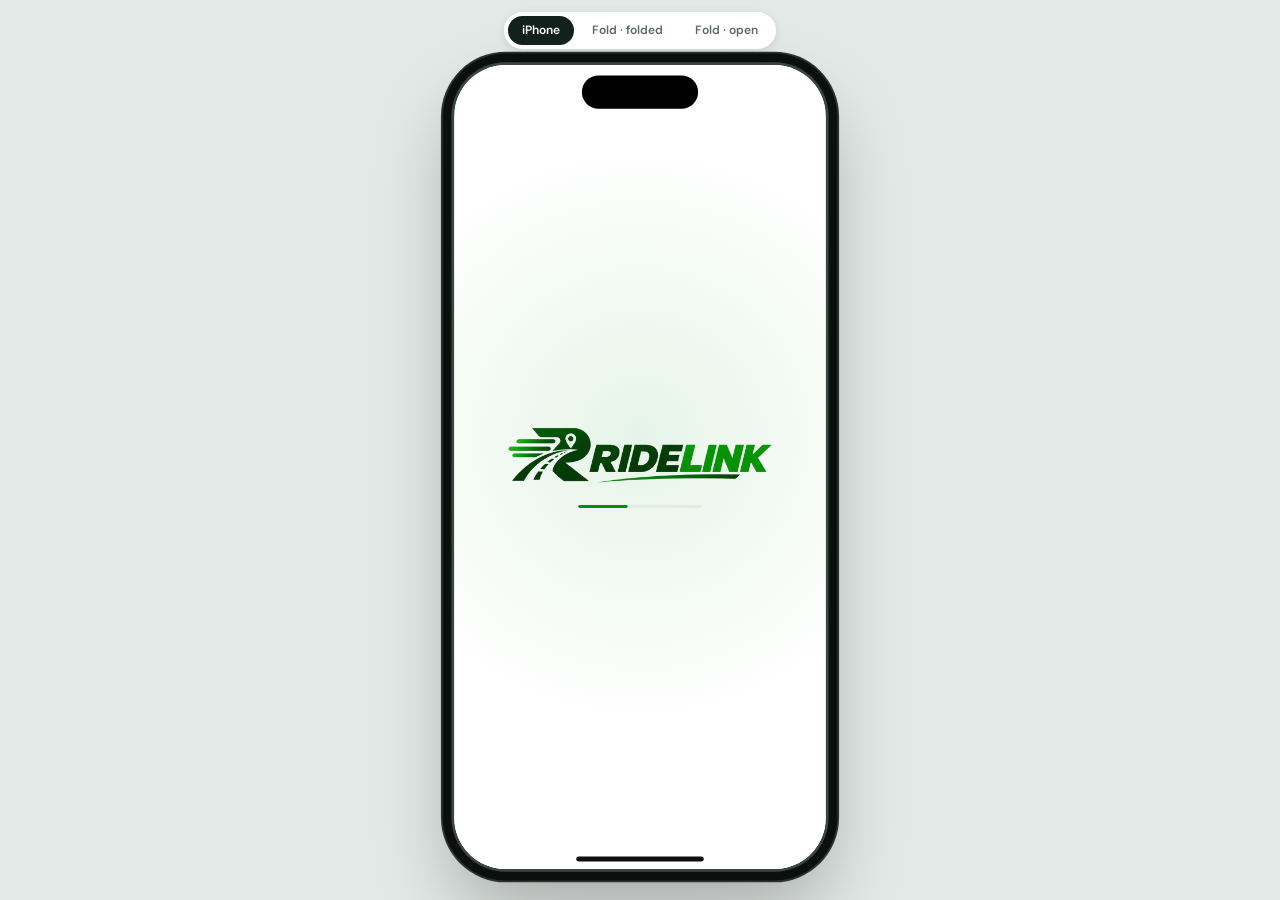
<file: index.html>
<!DOCTYPE html>
<html lang="en">
<head>
<meta charset="utf-8">
<meta name="viewport" content="width=device-width, initial-scale=1, viewport-fit=cover, interactive-widget=resizes-content">
<meta name="theme-color" content="#ffffff">
<meta name="color-scheme" content="light">
<meta name="apple-mobile-web-app-capable" content="yes">
<meta name="apple-mobile-web-app-status-bar-style" content="default">
<meta name="mobile-web-app-capable" content="yes">
<title>RideLink</title>
<link rel="icon" href="favicon.ico" sizes="any">
<link rel="icon" type="image/png" sizes="32x32" href="assets/icons/favicon-32.png">
<link rel="icon" type="image/png" sizes="16x16" href="assets/icons/favicon-16.png">
<link rel="apple-touch-icon" href="assets/icons/apple-touch-icon.png">
<link rel="manifest" href="manifest.webmanifest">
<meta name="apple-mobile-web-app-title" content="RideLink">
<link rel="preload" as="image" href="assets/logo.png">
<link rel="preconnect" href="https://fonts.googleapis.com">
<link rel="preconnect" href="https://fonts.gstatic.com" crossorigin>
<link href="https://fonts.googleapis.com/css2?family=Bricolage+Grotesque:wght@600;700;800&family=DM+Sans:wght@400;500;600;700&display=swap" rel="stylesheet">
<link rel="stylesheet" href="assets/vendor/leaflet.css">
<link rel="stylesheet" href="style.css?v=1795790006">
</head>
<body>
<div class="devbar" id="devbar" role="group" aria-label="Preview device"></div>
<div class="phone dev-iphone" id="phone" data-mode="passenger">
  <div id="boot" role="status" aria-label="Loading RideLink"><div class="bl"><img src="assets/logo.png" alt="RideLink"><div class="bar"><i></i></div></div></div>
  <div class="sbar" aria-hidden="true"></div>
  <div class="island"></div><div class="hole"></div>
  <div class="status"><span>9:41</span><span class="ic">
    <svg viewBox="0 0 18 12" aria-hidden="true"><rect x="0" y="8" width="3" height="4" rx="1"/><rect x="5" y="5.5" width="3" height="6.5" rx="1"/><rect x="10" y="3" width="3" height="9" rx="1"/><rect x="15" y="0" width="3" height="12" rx="1"/></svg>
    <svg viewBox="0 0 26 12" aria-hidden="true"><rect x=".5" y=".5" width="22" height="11" rx="3.5" fill="none" stroke="#13211c" opacity=".4"/><rect x="2" y="2" width="19" height="8" rx="2.2"/><rect x="24" y="4" width="2" height="4" rx="1" opacity=".4"/></svg></span></div>
  <header class="top" id="hdr"></header>
  <main id="screen"><div id="view"></div><div id="maplayer"></div></main>
  <nav class="tabs" id="tabs" aria-label="Main"></nav>
  <div class="hinge"></div>
  <div class="home"></div>
</div>
<script src="assets/vendor/leaflet.js"></script>
<script src="config.js?v=1795790006"></script>
<script src="app.js?v=1795790006"></script>
</body>
</html>
</file>
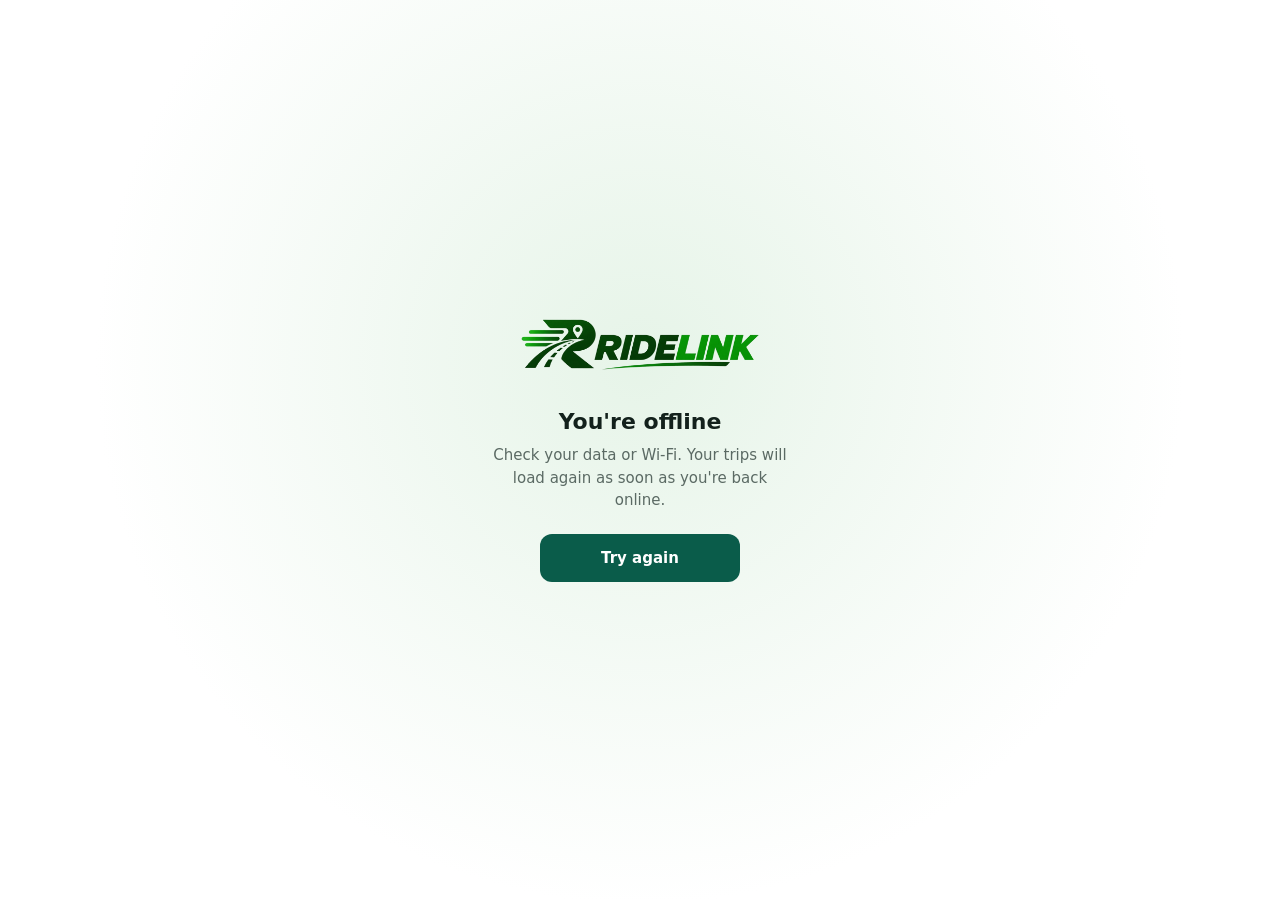
<file: offline.html>
<!DOCTYPE html>
<html lang="en"><head><meta charset="utf-8"><meta name="viewport" content="width=device-width, initial-scale=1, viewport-fit=cover">
<title>RideLink · Offline</title><meta name="theme-color" content="#ffffff">
<style>
:root{--brand:#0a5c4a}*{box-sizing:border-box;margin:0}
body{min-height:100dvh;display:grid;place-items:center;font:15px/1.5 system-ui,-apple-system,'Segoe UI',sans-serif;color:#13211c;background:radial-gradient(circle at 50% 40%,#e6f4e8,#fff 65%);padding:24px;text-align:center}
img{width:min(240px,70vw);height:auto;margin-bottom:28px}
h1{font-size:22px;margin-bottom:6px}p{color:#5b6a64;max-width:300px;margin:0 auto 22px}
button{font:inherit;font-weight:600;border:0;border-radius:12px;padding:13px 22px;background:var(--brand);color:#fff;min-width:200px}
</style></head>
<body><main><img src="assets/logo.png" alt="RideLink"><h1>You're offline</h1><p>Check your data or Wi-Fi. Your trips will load again as soon as you're back online.</p>
<button onclick="location.reload()">Try again</button></main>
<script>addEventListener('online',()=>location.reload())</script></body></html>
</file>
<file: assets/vendor/leaflet.css>
/* required styles */

.leaflet-pane,
.leaflet-tile,
.leaflet-marker-icon,
.leaflet-marker-shadow,
.leaflet-tile-container,
.leaflet-pane > svg,
.leaflet-pane > canvas,
.leaflet-zoom-box,
.leaflet-image-layer,
.leaflet-layer {
	position: absolute;
	left: 0;
	top: 0;
	}
.leaflet-container {
	overflow: hidden;
	}
.leaflet-tile,
.leaflet-marker-icon,
.leaflet-marker-shadow {
	-webkit-user-select: none;
	   -moz-user-select: none;
	        user-select: none;
	  -webkit-user-drag: none;
	}
/* Prevents IE11 from highlighting tiles in blue */
.leaflet-tile::selection {
	background: transparent;
}
/* Safari renders non-retina tile on retina better with this, but Chrome is worse */
.leaflet-safari .leaflet-tile {
	image-rendering: -webkit-optimize-contrast;
	}
/* hack that prevents hw layers "stretching" when loading new tiles */
.leaflet-safari .leaflet-tile-container {
	width: 1600px;
	height: 1600px;
	-webkit-transform-origin: 0 0;
	}
.leaflet-marker-icon,
.leaflet-marker-shadow {
	display: block;
	}
/* .leaflet-container svg: reset svg max-width decleration shipped in Joomla! (joomla.org) 3.x */
/* .leaflet-container img: map is broken in FF if you have max-width: 100% on tiles */
.leaflet-container .leaflet-overlay-pane svg {
	max-width: none !important;
	max-height: none !important;
	}
.leaflet-container .leaflet-marker-pane img,
.leaflet-container .leaflet-shadow-pane img,
.leaflet-container .leaflet-tile-pane img,
.leaflet-container img.leaflet-image-layer,
.leaflet-container .leaflet-tile {
	max-width: none !important;
	max-height: none !important;
	width: auto;
	padding: 0;
	}

.leaflet-container img.leaflet-tile {
	/* See: https://bugs.chromium.org/p/chromium/issues/detail?id=600120 */
	mix-blend-mode: plus-lighter;
}

.leaflet-container.leaflet-touch-zoom {
	-ms-touch-action: pan-x pan-y;
	touch-action: pan-x pan-y;
	}
.leaflet-container.leaflet-touch-drag {
	-ms-touch-action: pinch-zoom;
	/* Fallback for FF which doesn't support pinch-zoom */
	touch-action: none;
	touch-action: pinch-zoom;
}
.leaflet-container.leaflet-touch-drag.leaflet-touch-zoom {
	-ms-touch-action: none;
	touch-action: none;
}
.leaflet-container {
	-webkit-tap-highlight-color: transparent;
}
.leaflet-container a {
	-webkit-tap-highlight-color: rgba(51, 181, 229, 0.4);
}
.leaflet-tile {
	filter: inherit;
	visibility: hidden;
	}
.leaflet-tile-loaded {
	visibility: inherit;
	}
.leaflet-zoom-box {
	width: 0;
	height: 0;
	-moz-box-sizing: border-box;
	     box-sizing: border-box;
	z-index: 800;
	}
/* workaround for https://bugzilla.mozilla.org/show_bug.cgi?id=888319 */
.leaflet-overlay-pane svg {
	-moz-user-select: none;
	}

.leaflet-pane         { z-index: 400; }

.leaflet-tile-pane    { z-index: 200; }
.leaflet-overlay-pane { z-index: 400; }
.leaflet-shadow-pane  { z-index: 500; }
.leaflet-marker-pane  { z-index: 600; }
.leaflet-tooltip-pane   { z-index: 650; }
.leaflet-popup-pane   { z-index: 700; }

.leaflet-map-pane canvas { z-index: 100; }
.leaflet-map-pane svg    { z-index: 200; }

.leaflet-vml-shape {
	width: 1px;
	height: 1px;
	}
.lvml {
	behavior: url(#default#VML);
	display: inline-block;
	position: absolute;
	}


/* control positioning */

.leaflet-control {
	position: relative;
	z-index: 800;
	pointer-events: visiblePainted; /* IE 9-10 doesn't have auto */
	pointer-events: auto;
	}
.leaflet-top,
.leaflet-bottom {
	position: absolute;
	z-index: 1000;
	pointer-events: none;
	}
.leaflet-top {
	top: 0;
	}
.leaflet-right {
	right: 0;
	}
.leaflet-bottom {
	bottom: 0;
	}
.leaflet-left {
	left: 0;
	}
.leaflet-control {
	float: left;
	clear: both;
	}
.leaflet-right .leaflet-control {
	float: right;
	}
.leaflet-top .leaflet-control {
	margin-top: 10px;
	}
.leaflet-bottom .leaflet-control {
	margin-bottom: 10px;
	}
.leaflet-left .leaflet-control {
	margin-left: 10px;
	}
.leaflet-right .leaflet-control {
	margin-right: 10px;
	}


/* zoom and fade animations */

.leaflet-fade-anim .leaflet-popup {
	opacity: 0;
	-webkit-transition: opacity 0.2s linear;
	   -moz-transition: opacity 0.2s linear;
	        transition: opacity 0.2s linear;
	}
.leaflet-fade-anim .leaflet-map-pane .leaflet-popup {
	opacity: 1;
	}
.leaflet-zoom-animated {
	-webkit-transform-origin: 0 0;
	    -ms-transform-origin: 0 0;
	        transform-origin: 0 0;
	}
svg.leaflet-zoom-animated {
	will-change: transform;
}

.leaflet-zoom-anim .leaflet-zoom-animated {
	-webkit-transition: -webkit-transform 0.25s cubic-bezier(0,0,0.25,1);
	   -moz-transition:    -moz-transform 0.25s cubic-bezier(0,0,0.25,1);
	        transition:         transform 0.25s cubic-bezier(0,0,0.25,1);
	}
.leaflet-zoom-anim .leaflet-tile,
.leaflet-pan-anim .leaflet-tile {
	-webkit-transition: none;
	   -moz-transition: none;
	        transition: none;
	}

.leaflet-zoom-anim .leaflet-zoom-hide {
	visibility: hidden;
	}


/* cursors */

.leaflet-interactive {
	cursor: pointer;
	}
.leaflet-grab {
	cursor: -webkit-grab;
	cursor:    -moz-grab;
	cursor:         grab;
	}
.leaflet-crosshair,
.leaflet-crosshair .leaflet-interactive {
	cursor: crosshair;
	}
.leaflet-popup-pane,
.leaflet-control {
	cursor: auto;
	}
.leaflet-dragging .leaflet-grab,
.leaflet-dragging .leaflet-grab .leaflet-interactive,
.leaflet-dragging .leaflet-marker-draggable {
	cursor: move;
	cursor: -webkit-grabbing;
	cursor:    -moz-grabbing;
	cursor:         grabbing;
	}

/* marker & overlays interactivity */
.leaflet-marker-icon,
.leaflet-marker-shadow,
.leaflet-image-layer,
.leaflet-pane > svg path,
.leaflet-tile-container {
	pointer-events: none;
	}

.leaflet-marker-icon.leaflet-interactive,
.leaflet-image-layer.leaflet-interactive,
.leaflet-pane > svg path.leaflet-interactive,
svg.leaflet-image-layer.leaflet-interactive path {
	pointer-events: visiblePainted; /* IE 9-10 doesn't have auto */
	pointer-events: auto;
	}

/* visual tweaks */

.leaflet-container {
	background: #ddd;
	outline-offset: 1px;
	}
.leaflet-container a {
	color: #0078A8;
	}
.leaflet-zoom-box {
	border: 2px dotted #38f;
	background: rgba(255,255,255,0.5);
	}


/* general typography */
.leaflet-container {
	font-family: "Helvetica Neue", Arial, Helvetica, sans-serif;
	font-size: 12px;
	font-size: 0.75rem;
	line-height: 1.5;
	}


/* general toolbar styles */

.leaflet-bar {
	box-shadow: 0 1px 5px rgba(0,0,0,0.65);
	border-radius: 4px;
	}
.leaflet-bar a {
	background-color: #fff;
	border-bottom: 1px solid #ccc;
	width: 26px;
	height: 26px;
	line-height: 26px;
	display: block;
	text-align: center;
	text-decoration: none;
	color: black;
	}
.leaflet-bar a,
.leaflet-control-layers-toggle {
	background-position: 50% 50%;
	background-repeat: no-repeat;
	display: block;
	}
.leaflet-bar a:hover,
.leaflet-bar a:focus {
	background-color: #f4f4f4;
	}
.leaflet-bar a:first-child {
	border-top-left-radius: 4px;
	border-top-right-radius: 4px;
	}
.leaflet-bar a:last-child {
	border-bottom-left-radius: 4px;
	border-bottom-right-radius: 4px;
	border-bottom: none;
	}
.leaflet-bar a.leaflet-disabled {
	cursor: default;
	background-color: #f4f4f4;
	color: #bbb;
	}

.leaflet-touch .leaflet-bar a {
	width: 30px;
	height: 30px;
	line-height: 30px;
	}
.leaflet-touch .leaflet-bar a:first-child {
	border-top-left-radius: 2px;
	border-top-right-radius: 2px;
	}
.leaflet-touch .leaflet-bar a:last-child {
	border-bottom-left-radius: 2px;
	border-bottom-right-radius: 2px;
	}

/* zoom control */

.leaflet-control-zoom-in,
.leaflet-control-zoom-out {
	font: bold 18px 'Lucida Console', Monaco, monospace;
	text-indent: 1px;
	}

.leaflet-touch .leaflet-control-zoom-in, .leaflet-touch .leaflet-control-zoom-out  {
	font-size: 22px;
	}


/* layers control */

.leaflet-control-layers {
	box-shadow: 0 1px 5px rgba(0,0,0,0.4);
	background: #fff;
	border-radius: 5px;
	}
.leaflet-control-layers-toggle {
	background-image: url(images/layers.png);
	width: 36px;
	height: 36px;
	}
.leaflet-retina .leaflet-control-layers-toggle {
	background-image: url(images/layers-2x.png);
	background-size: 26px 26px;
	}
.leaflet-touch .leaflet-control-layers-toggle {
	width: 44px;
	height: 44px;
	}
.leaflet-control-layers .leaflet-control-layers-list,
.leaflet-control-layers-expanded .leaflet-control-layers-toggle {
	display: none;
	}
.leaflet-control-layers-expanded .leaflet-control-layers-list {
	display: block;
	position: relative;
	}
.leaflet-control-layers-expanded {
	padding: 6px 10px 6px 6px;
	color: #333;
	background: #fff;
	}
.leaflet-control-layers-scrollbar {
	overflow-y: scroll;
	overflow-x: hidden;
	padding-right: 5px;
	}
.leaflet-control-layers-selector {
	margin-top: 2px;
	position: relative;
	top: 1px;
	}
.leaflet-control-layers label {
	display: block;
	font-size: 13px;
	font-size: 1.08333em;
	}
.leaflet-control-layers-separator {
	height: 0;
	border-top: 1px solid #ddd;
	margin: 5px -10px 5px -6px;
	}

/* Default icon URLs */
.leaflet-default-icon-path { /* used only in path-guessing heuristic, see L.Icon.Default */
	background-image: url(images/marker-icon.png);
	}


/* attribution and scale controls */

.leaflet-container .leaflet-control-attribution {
	background: #fff;
	background: rgba(255, 255, 255, 0.8);
	margin: 0;
	}
.leaflet-control-attribution,
.leaflet-control-scale-line {
	padding: 0 5px;
	color: #333;
	line-height: 1.4;
	}
.leaflet-control-attribution a {
	text-decoration: none;
	}
.leaflet-control-attribution a:hover,
.leaflet-control-attribution a:focus {
	text-decoration: underline;
	}
.leaflet-attribution-flag {
	display: inline !important;
	vertical-align: baseline !important;
	width: 1em;
	height: 0.6669em;
	}
.leaflet-left .leaflet-control-scale {
	margin-left: 5px;
	}
.leaflet-bottom .leaflet-control-scale {
	margin-bottom: 5px;
	}
.leaflet-control-scale-line {
	border: 2px solid #777;
	border-top: none;
	line-height: 1.1;
	padding: 2px 5px 1px;
	white-space: nowrap;
	-moz-box-sizing: border-box;
	     box-sizing: border-box;
	background: rgba(255, 255, 255, 0.8);
	text-shadow: 1px 1px #fff;
	}
.leaflet-control-scale-line:not(:first-child) {
	border-top: 2px solid #777;
	border-bottom: none;
	margin-top: -2px;
	}
.leaflet-control-scale-line:not(:first-child):not(:last-child) {
	border-bottom: 2px solid #777;
	}

.leaflet-touch .leaflet-control-attribution,
.leaflet-touch .leaflet-control-layers,
.leaflet-touch .leaflet-bar {
	box-shadow: none;
	}
.leaflet-touch .leaflet-control-layers,
.leaflet-touch .leaflet-bar {
	border: 2px solid rgba(0,0,0,0.2);
	background-clip: padding-box;
	}


/* popup */

.leaflet-popup {
	position: absolute;
	text-align: center;
	margin-bottom: 20px;
	}
.leaflet-popup-content-wrapper {
	padding: 1px;
	text-align: left;
	border-radius: 12px;
	}
.leaflet-popup-content {
	margin: 13px 24px 13px 20px;
	line-height: 1.3;
	font-size: 13px;
	font-size: 1.08333em;
	min-height: 1px;
	}
.leaflet-popup-content p {
	margin: 17px 0;
	margin: 1.3em 0;
	}
.leaflet-popup-tip-container {
	width: 40px;
	height: 20px;
	position: absolute;
	left: 50%;
	margin-top: -1px;
	margin-left: -20px;
	overflow: hidden;
	pointer-events: none;
	}
.leaflet-popup-tip {
	width: 17px;
	height: 17px;
	padding: 1px;

	margin: -10px auto 0;
	pointer-events: auto;

	-webkit-transform: rotate(45deg);
	   -moz-transform: rotate(45deg);
	    -ms-transform: rotate(45deg);
	        transform: rotate(45deg);
	}
.leaflet-popup-content-wrapper,
.leaflet-popup-tip {
	background: white;
	color: #333;
	box-shadow: 0 3px 14px rgba(0,0,0,0.4);
	}
.leaflet-container a.leaflet-popup-close-button {
	position: absolute;
	top: 0;
	right: 0;
	border: none;
	text-align: center;
	width: 24px;
	height: 24px;
	font: 16px/24px Tahoma, Verdana, sans-serif;
	color: #757575;
	text-decoration: none;
	background: transparent;
	}
.leaflet-container a.leaflet-popup-close-button:hover,
.leaflet-container a.leaflet-popup-close-button:focus {
	color: #585858;
	}
.leaflet-popup-scrolled {
	overflow: auto;
	}

.leaflet-oldie .leaflet-popup-content-wrapper {
	-ms-zoom: 1;
	}
.leaflet-oldie .leaflet-popup-tip {
	width: 24px;
	margin: 0 auto;

	-ms-filter: "progid:DXImageTransform.Microsoft.Matrix(M11=0.70710678, M12=0.70710678, M21=-0.70710678, M22=0.70710678)";
	filter: progid:DXImageTransform.Microsoft.Matrix(M11=0.70710678, M12=0.70710678, M21=-0.70710678, M22=0.70710678);
	}

.leaflet-oldie .leaflet-control-zoom,
.leaflet-oldie .leaflet-control-layers,
.leaflet-oldie .leaflet-popup-content-wrapper,
.leaflet-oldie .leaflet-popup-tip {
	border: 1px solid #999;
	}


/* div icon */

.leaflet-div-icon {
	background: #fff;
	border: 1px solid #666;
	}


/* Tooltip */
/* Base styles for the element that has a tooltip */
.leaflet-tooltip {
	position: absolute;
	padding: 6px;
	background-color: #fff;
	border: 1px solid #fff;
	border-radius: 3px;
	color: #222;
	white-space: nowrap;
	-webkit-user-select: none;
	-moz-user-select: none;
	-ms-user-select: none;
	user-select: none;
	pointer-events: none;
	box-shadow: 0 1px 3px rgba(0,0,0,0.4);
	}
.leaflet-tooltip.leaflet-interactive {
	cursor: pointer;
	pointer-events: auto;
	}
.leaflet-tooltip-top:before,
.leaflet-tooltip-bottom:before,
.leaflet-tooltip-left:before,
.leaflet-tooltip-right:before {
	position: absolute;
	pointer-events: none;
	border: 6px solid transparent;
	background: transparent;
	content: "";
	}

/* Directions */

.leaflet-tooltip-bottom {
	margin-top: 6px;
}
.leaflet-tooltip-top {
	margin-top: -6px;
}
.leaflet-tooltip-bottom:before,
.leaflet-tooltip-top:before {
	left: 50%;
	margin-left: -6px;
	}
.leaflet-tooltip-top:before {
	bottom: 0;
	margin-bottom: -12px;
	border-top-color: #fff;
	}
.leaflet-tooltip-bottom:before {
	top: 0;
	margin-top: -12px;
	margin-left: -6px;
	border-bottom-color: #fff;
	}
.leaflet-tooltip-left {
	margin-left: -6px;
}
.leaflet-tooltip-right {
	margin-left: 6px;
}
.leaflet-tooltip-left:before,
.leaflet-tooltip-right:before {
	top: 50%;
	margin-top: -6px;
	}
.leaflet-tooltip-left:before {
	right: 0;
	margin-right: -12px;
	border-left-color: #fff;
	}
.leaflet-tooltip-right:before {
	left: 0;
	margin-left: -12px;
	border-right-color: #fff;
	}

/* Printing */

@media print {
	/* Prevent printers from removing background-images of controls. */
	.leaflet-control {
		-webkit-print-color-adjust: exact;
		print-color-adjust: exact;
		}
	}
</file>
<file: style.css>
/* RideLink prototype v2
   Tokens: green = passenger mode, indigo = driver mode, amber = paid boost only.
   Layout: the phone is a size container, so screens respond to the app width (folded, phone, unfolded),
   not the browser window. */
:root{
  --ink:#13211c; --muted:#5b6a64; --bg:#e3e9e6; --surface:#fff; --soft:#f4f6f5; --line:#dbe2df;
  --brand:#0a5c4a; --brand-soft:#dcefe9; --brand-ink:#fff;
  --boost:#f0a500; --boost-soft:#fff3d1; --boost-ink:#6b4700;
  --bad:#b3261e; --bad-soft:#fbe4e2; --good:#0f7a4f;
  --display:'Bricolage Grotesque','DM Sans',system-ui,sans-serif; --body:'DM Sans',system-ui,sans-serif;
  color-scheme:light;
}
.phone[data-mode="driver"]{--brand:#27338f;--brand-soft:#e3e6fa}
*{box-sizing:border-box;margin:0;padding:0}
html,body{height:100%}
body{overflow:hidden;background:var(--bg);color:var(--ink);font-family:var(--body);font-size:13.5px;line-height:1.4;display:flex;align-items:center;justify-content:center;-webkit-font-smoothing:antialiased}
button{font:inherit;color:inherit;cursor:pointer;border:0;background:none;-webkit-tap-highlight-color:transparent}
input,select{font:inherit;color:inherit}
:focus-visible{outline:3px solid var(--brand);outline-offset:2px}
.i{fill:none;stroke:currentColor;stroke-width:1.8;stroke-linecap:round;stroke-linejoin:round;flex:none}

/* ---------- device preview ---------- */
.devbar{position:fixed;top:12px;left:50%;transform:translateX(-50%);display:flex;gap:4px;background:#fff;border-radius:99px;padding:4px;box-shadow:0 2px 10px rgba(0,0,0,.1);z-index:50}
.devbar button{padding:6px 14px;border-radius:99px;font-size:12px;font-weight:600;color:var(--muted)}
.devbar button[aria-pressed="true"]{background:#13211c;color:#fff}
body.bare .devbar{display:none}
.phone{position:relative;width:390px;height:844px;flex:none;margin-top:34px;background:var(--soft);overflow:hidden;display:flex;flex-direction:column;transform-origin:center center;container-type:inline-size;container-name:app}
.phone.dev-iphone{border-radius:54px;box-shadow:0 0 0 3px #3a4642,0 0 0 12px #0b100e,0 0 0 14px #2a3330,0 40px 80px rgba(0,0,0,.28)}
.phone.dev-cover,.phone.dev-open{box-shadow:0 0 0 3px #4a5550,0 0 0 9px #101614,0 30px 70px rgba(0,0,0,.28)}
.phone.dev-cover{border-radius:34px}
.phone.dev-open{border-radius:24px}
.island{position:absolute;top:11px;left:50%;transform:translateX(-50%);width:122px;height:35px;border-radius:20px;background:#000;z-index:30}
.hole{display:none;position:absolute;top:10px;left:50%;transform:translateX(-50%);width:11px;height:11px;border-radius:50%;background:#000;z-index:30}
.dev-cover .island,.dev-open .island{display:none}
.dev-cover .hole,.dev-open .hole{display:block}
.hinge{display:none;position:absolute;top:0;bottom:0;left:50%;width:14px;transform:translateX(-50%);background:linear-gradient(90deg,transparent,rgba(0,0,0,.09) 45%,rgba(0,0,0,.14) 50%,rgba(0,0,0,.09) 55%,transparent);pointer-events:none;z-index:25}
.dev-open .hinge{display:block}
.status{flex:none;height:54px;background:var(--surface);display:flex;align-items:flex-start;justify-content:space-between;padding:17px 34px 0 38px;font-weight:600;font-size:15px}
.dev-cover .status,.dev-open .status{height:30px;padding:8px 22px 0;font-size:12px}
.status .ic{display:flex;gap:6px;align-items:center}
.status svg{height:12px;width:auto;fill:var(--ink)}
.home{position:absolute;bottom:8px;left:50%;transform:translateX(-50%);width:134px;height:5px;border-radius:5px;background:#0b100e;z-index:30}
.dev-cover .home,.dev-open .home{display:none}
body.bare .phone{width:100%!important;height:100%!important;margin:0;border-radius:0;box-shadow:none;transform:none!important}
body.bare .island,body.bare .hole,body.bare .status,body.bare .home,body.bare .hinge{display:none}

/* ---------- header / mode switch ---------- */
header.top{background:var(--surface);padding:6px 16px 10px;display:flex;align-items:center;justify-content:space-between;gap:10px;flex:none}
.logo{display:flex;align-items:center;gap:7px;min-width:0}
.logo{flex:0 1 auto;padding:4px 2px;border-radius:8px}
.logo:active{transform:scale(.97)}
.logo img{display:block;height:20px;width:auto;max-width:100%;object-fit:contain;object-position:left center}
.logo .mark{display:none;height:28px}
.seg{position:relative;display:grid;grid-template-columns:1fr 1fr;background:var(--soft);border-radius:99px;padding:3px;flex:none}
.seg .thumb{position:absolute;top:3px;bottom:3px;left:3px;width:calc(50% - 3px);background:var(--brand);border-radius:99px;transition:transform .22s ease,background .2s;box-shadow:0 2px 6px rgba(0,0,0,.18)}
.seg[data-m="driver"] .thumb{transform:translateX(100%)}
.seg button{position:relative;z-index:1;display:flex;align-items:center;justify-content:center;gap:5px;padding:6px 11px;border-radius:99px;font-size:12px;font-weight:600;color:var(--muted);transition:color .2s}
.seg button[aria-selected="true"]{color:#fff}
.seg .l2{display:none}
.me{width:30px;height:30px;border-radius:50%;background:var(--brand-soft);color:var(--brand);font-size:11px;font-weight:700;display:grid;place-items:center;flex:none}
.phone.onb header.top,.phone.onb nav.tabs{display:none}

#screen{flex:1;overflow-y:auto;overflow-x:hidden;padding:14px 16px 20px;scrollbar-width:thin}

/* ---------- tab bar with centre action ---------- */
nav.tabs{flex:none;display:grid;grid-template-columns:repeat(3,1fr);align-items:end;background:var(--surface);border-top:1px solid var(--line);padding:4px 6px 26px}
.dev-cover nav.tabs,.dev-open nav.tabs,body.bare nav.tabs{padding-bottom:8px}
nav.tabs button.t{display:flex;flex-direction:column;align-items:center;gap:2px;padding:6px 2px;border-radius:12px;font-size:10.5px;font-weight:600;color:var(--muted);position:relative}
nav.tabs button.t[aria-current="page"]{color:var(--brand)}
nav.tabs button.fab{display:flex;flex-direction:column;align-items:center;gap:3px;font-size:10.5px;font-weight:700;color:var(--brand);position:relative}
.fab .disc{width:52px;height:52px;border-radius:50%;background:var(--brand);color:#fff;display:grid;place-items:center;margin-top:-26px;box-shadow:0 0 0 5px var(--surface),0 8px 18px rgba(0,0,0,.22);transition:background .2s,transform .1s}
.fab:active .disc{transform:scale(.95)}
.dot{position:absolute;top:4px;left:calc(50% + 6px);width:9px;height:9px;border-radius:50%;background:var(--bad);box-shadow:0 0 0 2px var(--surface)}

/* ---------- type + surfaces ---------- */
h2{font-family:var(--display);font-size:19px;font-weight:700;letter-spacing:-.02em;margin-bottom:2px}
h3{font-size:11px;font-weight:700;letter-spacing:.06em;text-transform:uppercase;color:var(--muted);margin:16px 0 8px;display:flex;justify-content:space-between;align-items:center}
h3 a,h3 button{font-size:12px;text-transform:none;letter-spacing:0;color:var(--brand);font-weight:600}
.sub{color:var(--muted);font-size:12.5px;margin-bottom:12px}
.card{background:var(--surface);border-radius:18px;padding:13px;margin-bottom:10px;box-shadow:0 1px 2px rgba(19,33,28,.05),0 4px 14px rgba(19,33,28,.04)}
.card.tap{cursor:pointer;text-align:left;width:100%;display:block}
.card.tap:active{transform:scale(.99)}
.card.promoted{box-shadow:0 0 0 1.5px var(--boost),0 4px 14px rgba(240,165,0,.15)}
.card.sel{box-shadow:0 0 0 2px var(--brand),0 4px 14px rgba(19,33,28,.08)}
.row{display:flex;align-items:center;gap:10px}
.between{justify-content:space-between}
.grow{flex:1;min-width:0}
.avatar{width:34px;height:34px;border-radius:50%;background:var(--brand-soft);color:var(--brand);font-weight:700;display:grid;place-items:center;flex:none;font-size:12px}
.avatar.lg{width:56px;height:56px;font-size:19px}
.name{font-weight:600;font-size:13.5px}
.meta{font-size:12px;color:var(--muted)}
.chip{display:inline-flex;align-items:center;gap:4px;font-size:10.5px;font-weight:600;padding:3px 8px;border-radius:99px;background:var(--soft);color:var(--muted);white-space:nowrap}
.chip.promo{background:var(--boost-soft);color:var(--boost-ink)}
.chip.good{background:var(--brand-soft);color:var(--brand)}
.chip.bad{background:var(--bad-soft);color:var(--bad)}
button.chip{cursor:pointer;border:1px solid var(--line);background:var(--surface);padding:6px 11px;font-size:11.5px}
button.chip[aria-pressed="true"]{background:var(--brand);color:#fff;border-color:var(--brand)}
.chips{display:flex;flex-wrap:wrap;gap:6px}
.route{position:relative;margin:10px 0;padding-left:20px;display:grid;gap:10px;font-size:13.5px}
.route::before{content:"";position:absolute;left:5px;top:8px;bottom:8px;border-left:2px dashed var(--line)}
.route div{position:relative;font-weight:600}
.route div::before{content:"";position:absolute;left:-20px;top:4px;width:11px;height:11px;border-radius:50%;border:3px solid var(--brand);background:#fff}
.route div:last-child::before{background:var(--brand)}
.route small{display:block;font-weight:400;color:var(--muted);font-size:11.5px}
.price{font-family:var(--display);font-weight:700;font-size:16px;letter-spacing:-.02em}
.price small{font-family:var(--body);font-weight:500;font-size:11px;color:var(--muted)}
.hint{font-size:11.5px;color:var(--muted)}
.note{font-size:12px;color:var(--muted);background:var(--soft);border:1px dashed var(--line);border-radius:12px;padding:10px 12px;margin-top:10px}
.empty{text-align:center;padding:22px 12px;color:var(--muted)}
.empty b{display:block;color:var(--ink);margin-bottom:4px}

/* ---------- buttons + forms ---------- */
.btn{display:flex;align-items:center;justify-content:center;gap:7px;width:100%;padding:11px 14px;border-radius:12px;font-weight:600;font-size:13.5px;text-align:center;background:var(--brand);color:var(--brand-ink)}
.btn.ghost{background:var(--brand-soft);color:var(--brand)}
.btn.boost{background:var(--boost);color:#2b1c00}
.btn.bad{background:var(--bad-soft);color:var(--bad)}
.btn.sm{display:inline-flex;width:auto;padding:7px 12px;font-size:12px;border-radius:10px}
.btn[disabled]{opacity:.4;cursor:not-allowed}
.btns{display:flex;gap:8px;margin-top:10px;flex-wrap:wrap}
.btns .btn{flex:1}
.field{display:grid;gap:5px;margin-bottom:12px}
.field label,.label{font-size:11.5px;font-weight:600;color:var(--muted)}
.input{width:100%;padding:10px 12px;border-radius:12px;border:1px solid var(--line);background:var(--surface);font-size:13.5px}
.input:focus{border-color:var(--brand);outline:none}
.soft .input{background:var(--soft);border-color:transparent}
.two{display:grid;grid-template-columns:1fr 1fr;gap:10px}
.stepper{display:flex;align-items:center;gap:14px}
.stepper button{width:32px;height:32px;border-radius:50%;border:1px solid var(--line);font-size:17px;font-weight:700;background:var(--surface)}
.stepper b{font-size:15px;min-width:18px;text-align:center}
.toggle{display:flex;align-items:center;justify-content:space-between;padding:10px 0;gap:12px}
.switch{width:44px;height:26px;border-radius:99px;background:var(--line);position:relative;flex:none;transition:background .15s}
.switch::after{content:"";position:absolute;top:3px;left:3px;width:20px;height:20px;border-radius:50%;background:#fff;transition:transform .15s}
.switch[aria-pressed="true"]{background:var(--brand)}
.switch[aria-pressed="true"]::after{transform:translateX(18px)}
.back{display:inline-flex;align-items:center;gap:4px;font-weight:600;font-size:12.5px;color:var(--brand);margin-bottom:8px;padding:4px 0}
.tabs2{display:grid;grid-template-columns:1fr 1fr;background:var(--surface);border-radius:12px;padding:3px;margin-bottom:12px;box-shadow:0 1px 2px rgba(19,33,28,.05)}
.tabs2 button{padding:8px;border-radius:9px;font-weight:600;font-size:12.5px;color:var(--muted)}
.tabs2 button[aria-selected="true"]{background:var(--brand);color:#fff}

/* ---------- swipeable rails + trip rules ---------- */
.rail{display:flex;gap:8px;overflow-x:auto;scroll-snap-type:x proximity;margin:0 -16px;padding:2px 16px 8px;scrollbar-width:none;cursor:grab}
.rail::-webkit-scrollbar{display:none}
.rail.drag{cursor:grabbing;scroll-snap-type:none}
.rail>*{scroll-snap-align:start;flex:none}
.rule{width:136px;text-align:left;background:var(--surface);border-radius:16px;padding:11px;display:grid;gap:7px;border:1.5px solid transparent;box-shadow:0 1px 2px rgba(19,33,28,.05),0 4px 14px rgba(19,33,28,.04);position:relative}
.rule .ico{width:32px;height:32px;border-radius:10px;background:var(--brand-soft);color:var(--brand);display:grid;place-items:center}
.rule b{font-size:12.5px;font-weight:600;display:block}
.rule span.d{font-size:11px;color:var(--muted);line-height:1.3;display:block}
button.rule[aria-pressed="true"]{border-color:var(--brand);background:var(--brand-soft)}
button.rule[aria-pressed="true"]::after{content:"";position:absolute;top:9px;right:9px;width:16px;height:16px;border-radius:50%;background:var(--brand) url("data:image/svg+xml,%3Csvg xmlns='http://www.w3.org/2000/svg' viewBox='0 0 24 24' fill='none' stroke='white' stroke-width='3.5' stroke-linecap='round' stroke-linejoin='round'%3E%3Cpath d='M6 12.5l4 4 8-9'/%3E%3C/svg%3E") center/11px no-repeat}
.swipe{display:flex;align-items:center;gap:4px;font-size:11px;color:var(--muted);font-weight:500;text-transform:none;letter-spacing:0}

/* ---------- map ---------- */
.map{position:relative;border-radius:18px;overflow:hidden;background-color:#e9efed;background-image:linear-gradient(#dbe4e0 1px,transparent 1px),linear-gradient(90deg,#dbe4e0 1px,transparent 1px);background-size:28px 28px;margin-bottom:12px;box-shadow:inset 0 0 0 1px rgba(19,33,28,.06)}
.map svg{display:block;width:100%;height:auto}
.maptag{position:absolute;left:10px;top:10px;font-size:10px;font-weight:600;background:rgba(255,255,255,.9);padding:3px 8px;border-radius:99px;color:var(--muted)}
.ml{font:500 9.5px var(--body);fill:#6a7a74;paint-order:stroke;stroke:#eef3f1;stroke-width:3px}
.ml.b{font-weight:700;fill:var(--ink);font-size:10.5px}
.pulse{fill:var(--brand);opacity:.25;animation:pulse 1.6s ease-out infinite;transform-box:fill-box;transform-origin:center}
@keyframes pulse{from{transform:scale(.6);opacity:.45}to{transform:scale(2.4);opacity:0}}
.prog{height:6px;border-radius:6px;background:var(--line);overflow:hidden;margin:8px 0}
.prog i{display:block;height:100%;background:var(--brand);border-radius:6px;transition:width .3s linear}

/* ---------- chat bubbles, codes, sheets ---------- */
.bubble{max-width:82%;padding:8px 12px;border-radius:16px;margin-bottom:6px;font-size:13px}
.bubble.me{background:var(--brand);color:#fff;margin-left:auto;border-bottom-right-radius:4px}
.bubble.them{background:var(--surface);border-bottom-left-radius:4px}
.code{font-family:var(--display);font-size:30px;font-weight:700;letter-spacing:.18em;text-align:center;background:var(--brand-soft);color:var(--brand);border-radius:16px;padding:12px;margin:10px 0}
.backdrop{position:absolute;inset:0;background:rgba(10,20,16,.45);display:flex;align-items:flex-end;z-index:40}
.sheet{background:var(--surface);width:100%;border-radius:24px 24px 0 0;padding:16px 16px 22px;max-height:90%;overflow-y:auto;animation:up .2s ease-out}
@keyframes up{from{transform:translateY(30px);opacity:.6}to{transform:none;opacity:1}}
.plan{display:flex;justify-content:space-between;align-items:center;width:100%;padding:11px 12px;border:1.5px solid var(--line);border-radius:14px;margin-bottom:8px;text-align:left}
.plan[aria-pressed="true"]{border-color:var(--boost);background:var(--boost-soft)}
.toast{position:absolute;left:16px;right:16px;bottom:100px;background:#13211c;color:#fff;padding:10px 14px;border-radius:14px;font-size:12.5px;z-index:45;box-shadow:0 8px 24px rgba(0,0,0,.3)}
.stars{display:flex;gap:6px;justify-content:center;margin:10px 0 14px}
.stars button{color:#c9d3cf}
.stars button.on{color:var(--boost)}
.stars button.on svg{fill:var(--boost)}

/* ---------- home / dashboard bits ---------- */
.hero{background:var(--brand);color:#fff;border-radius:18px;padding:12px 14px;margin-top:10px;transition:background .2s}
.hero .meta{color:rgba(255,255,255,.75)}
.hero .big{font-family:var(--display);font-size:24px;font-weight:700;letter-spacing:-.02em}
.bars{display:flex;align-items:flex-end;gap:6px;height:54px}
.bars div{flex:1;display:grid;gap:3px;justify-items:center;height:100%;align-content:end;font-size:9.5px;color:rgba(255,255,255,.7)}
.bars i{display:block;width:100%;border-radius:5px 5px 2px 2px;background:rgba(255,255,255,.28);min-height:3px}
.bars div.hi i{background:var(--boost)}
.stats{display:grid;grid-template-columns:repeat(3,1fr);gap:8px;margin-bottom:12px}
.stat{background:var(--surface);border-radius:14px;padding:10px;box-shadow:0 1px 2px rgba(19,33,28,.05)}
.stat b{display:block;font-family:var(--display);font-size:16px}
.stat span{font-size:11px;color:var(--muted)}
.where{display:flex;align-items:center;gap:10px;width:100%;background:var(--surface);border-radius:16px;padding:13px 14px;box-shadow:0 1px 2px rgba(19,33,28,.05),0 6px 18px rgba(19,33,28,.06);color:var(--muted);font-size:14px;text-align:left;margin-bottom:12px}
.where svg{color:var(--brand)}
.listrow{display:flex;align-items:center;gap:10px;padding:11px 0;border-bottom:1px solid var(--soft);width:100%;text-align:left}
.listrow:last-child{border-bottom:0}
.listrow .ico{width:32px;height:32px;border-radius:10px;background:var(--brand-soft);color:var(--brand);display:grid;place-items:center;flex:none}
.badge-ok{color:var(--good)}

/* ---------- onboarding ---------- */
.onbwrap{min-height:100%;display:flex;flex-direction:column}
.onbwrap .top{display:flex;align-items:center;justify-content:space-between;margin-bottom:10px;min-height:28px}
.steps{display:flex;gap:4px;flex:1;margin:0 12px}
.steps i{flex:1;height:4px;border-radius:4px;background:var(--line)}
.steps i.on{background:var(--brand)}
.skip{font-size:12px;font-weight:600;color:var(--muted)}
.onbwrap .body{flex:1}
.onbwrap h2{font-size:23px;margin-bottom:6px}
.splash{background:var(--brand);color:#fff;border-radius:24px;padding:18px;margin-bottom:14px}
.splash h2{font-size:26px;line-height:1.1;margin:10px 0 6px}
.splash p{color:rgba(255,255,255,.8);font-size:13px}
.splash .map{margin:14px 0 0;box-shadow:none}
.role{display:flex;gap:12px;align-items:center;width:100%;text-align:left;background:var(--surface);border:1.5px solid transparent;border-radius:16px;padding:13px;margin-bottom:10px;box-shadow:0 1px 2px rgba(19,33,28,.05)}
.role[aria-pressed="true"]{border-color:var(--brand);background:var(--brand-soft)}
.role .ico{width:40px;height:40px;border-radius:12px;background:var(--brand-soft);color:var(--brand);display:grid;place-items:center;flex:none}
.role[aria-pressed="true"] .ico{background:var(--brand);color:#fff}
.phonefield{display:flex;gap:8px}
.phonefield .pre{padding:10px 12px;border-radius:12px;background:var(--surface);border:1px solid var(--line);font-weight:600}
.otp{display:flex;gap:10px;justify-content:center;margin:18px 0}
.otp input{width:54px;height:60px;text-align:center;font-size:24px;font-family:var(--display);font-weight:700;border-radius:14px;border:1.5px solid var(--line);background:var(--surface)}
.otp input:focus{border-color:var(--brand);outline:none}
.otp.shake{animation:shake .35s}
@keyframes shake{20%,60%{transform:translateX(-6px)}40%,80%{transform:translateX(6px)}}
.upload{display:flex;align-items:center;gap:10px;width:100%;text-align:left;background:var(--surface);border:1.5px dashed var(--line);border-radius:14px;padding:11px 12px;margin-bottom:8px}
.upload .ico{width:34px;height:34px;border-radius:10px;background:var(--soft);color:var(--muted);display:grid;place-items:center;flex:none}
.upload.done{border-style:solid;border-color:var(--brand);background:var(--brand-soft)}
.upload.done .ico{background:var(--brand);color:#fff}
.spin{width:46px;height:46px;border-radius:50%;border:4px solid var(--brand-soft);border-top-color:var(--brand);animation:spin .9s linear infinite;margin:0 auto 14px}
@keyframes spin{to{transform:rotate(360deg)}}
.center{text-align:center}

/* ---------- responsive: folded cover screen (narrow) ---------- */
@container app (max-width:340px){
  body{font-size:12.5px}
  #screen{padding:10px 12px 16px}
  .rail{margin:0 -12px;padding:2px 12px 8px}
  .logo .full{display:none}.logo .mark{display:block}
  .seg button{padding:6px 9px;font-size:11px;gap:0}
  .seg button svg{display:none}
  header.top{padding-left:12px;padding-right:12px;gap:6px}
  .two{grid-template-columns:1fr}
  .stats{grid-template-columns:1fr 1fr}
  .stats .stat:last-child{display:none}
  nav.tabs button.t,nav.tabs button.fab{font-size:0}
  nav.tabs button.t svg{width:20px;height:20px}
  .fab .disc{width:46px;height:46px;margin-top:-20px}
  h2{font-size:17px}
  .rule{width:118px}
  .hero .big{font-size:22px}
  .otp input{width:44px;height:52px}
  .btns .btn{flex-basis:100%}
}
/* ---------- responsive: unfolded / tablet ----------
   One centred column on every screen. The map always sits on top, so nothing splits across the fold. */
@container app (min-width:600px){
  #screen{padding:16px 24px 24px}
  #view{max-width:560px;margin:0 auto}
  .logo img.full{height:28px}
  .rail{margin:0 -24px;padding:2px 24px 8px}
  .gslot{height:300px}
  .onbwrap{max-width:460px;margin:0 auto}
}
@media (prefers-reduced-motion:reduce){*{animation:none!important;transition:none!important}}

/* ---------- full-screen welcome ---------- */
.phone.splash #screen{padding:0;background:var(--brand)}
.phone.splash .status{background:var(--brand);color:#fff}
.phone.splash .status svg{fill:#fff}
.phone.splash .home{background:#fff}
.sp{min-height:100%;display:flex;flex-direction:column;padding:24px 22px 30px;color:#fff;background:var(--brand)}
.sp>*{width:100%;max-width:520px;margin-left:auto;margin-right:auto}
.sp .brand img{display:block;height:40px;width:auto;max-width:100%}
.sp h2{font-size:36px;line-height:1.04;margin:34px 0 12px}
.sp p{color:rgba(255,255,255,.82);font-size:15px;line-height:1.45}
.sp .map{flex:1;min-height:200px;margin:26px auto;display:flex;align-items:center;box-shadow:none}
.sp .map #mapbox{width:100%}
.sp .spbtn{display:grid;gap:12px}
.sp .btn{background:#fff;color:var(--brand);padding:14px;font-size:15px}
.sp .skip{color:rgba(255,255,255,.78);font-size:12.5px;font-weight:600}
@container app (max-width:340px){.sp h2{font-size:27px;margin-top:22px}.sp p{font-size:13px}.sp{padding:18px 16px 22px}}
/* sign-up steps: keep the main button at the bottom so the screen never looks half empty */
.onbwrap .body{display:flex;flex-direction:column}
.onbwrap .body>.btn{margin-top:auto!important}
.onbwrap .body>:nth-last-child(2){margin-bottom:18px}

/* ---------- Google map layer ---------- */
#screen{position:relative}
#maplayer{position:absolute;top:0;left:0;width:0;height:0;z-index:2}
.gm{position:absolute;border-radius:18px;overflow:hidden;background:#e9efed}
.gm .gmc{position:absolute!important;top:0;left:0;width:100%;height:100%;background:#eef2f0}
.map.g{background:#e9efed}
.gslot{height:210px}
.maptag{z-index:3}
@container app (max-width:340px){.gslot{height:170px}}
.locwrap{position:relative}
.locwrap .input{padding-right:38px}
.loc{position:absolute;right:4px;top:50%;transform:translateY(-50%);width:32px;height:32px;border-radius:9px;display:grid;place-items:center;color:var(--brand)}
.loc:hover{background:var(--brand-soft)}
.link{color:var(--brand);font-weight:600;font-size:12.5px;padding:6px 0;align-self:flex-start}
.link.sm{font-size:12px;padding:0}
.fbtn{gap:5px}
.label.fl{display:block;margin:14px 0 6px}
.grow{flex:1;min-width:0}
/* chat */
.msgs{display:flex;flex-direction:column;gap:6px;margin:14px 0 10px}
.bubble{width:fit-content;max-width:82%;margin:0;overflow-wrap:anywhere}
.bubble.me{align-self:flex-end;margin-left:0}
.bubble.them{align-self:flex-start}
/* key-value rows */
.kv{display:flex;justify-content:space-between;align-items:center;gap:12px;padding:7px 0;border-top:1px solid var(--soft);font-size:12.5px}
.kv span{color:var(--muted)}
.kv b{font-weight:600;text-align:right}
.kv.tot{border-top:1.5px solid var(--line);margin-top:4px}
.kv.tot span{color:var(--ink);font-weight:600}
.kv.tot b{font-family:var(--display);font-size:15px}
.avatar.sm{width:24px;height:24px;font-size:9.5px}
/* past trip, expandable */
details.past summary{list-style:none;display:flex;align-items:center;gap:10px;cursor:pointer}
details.past summary::-webkit-details-marker{display:none}
details.past .chev{color:var(--muted);transition:transform .2s;display:grid}
details.past[open] .chev{transform:rotate(90deg)}
details.past .pd{margin-top:10px;padding-top:4px}
/* earnings card */
.hero .eye{color:#fff;opacity:.85;width:32px;height:32px;display:grid;place-items:center;border-radius:10px;margin:-6px -6px 0 0}
.hero .eye:hover{background:rgba(255,255,255,.12)}
.pers{display:grid;grid-template-columns:repeat(4,1fr);gap:4px;background:rgba(255,255,255,.12);border-radius:10px;padding:3px;margin-top:10px}
.pers button{font-size:11px;font-weight:600;padding:5px 2px;border-radius:8px;color:rgba(255,255,255,.8)}
.pers button[aria-selected="true"]{background:#fff;color:var(--brand)}
/* sign-up uploads */
.upload{cursor:pointer}
.upload .ico img,.ptile .ico img{width:100%;height:100%;object-fit:cover;border-radius:inherit}
.photos{display:grid;grid-template-columns:repeat(3,minmax(0,1fr));gap:8px;margin:6px 0 10px}
.ptile{display:grid;justify-items:center;gap:6px;padding:12px 6px;border:1.5px dashed var(--line);border-radius:14px;background:var(--surface);font-size:11.5px;font-weight:600;color:var(--muted);cursor:pointer;text-align:center}
.ptile .ico{width:44px;height:44px;border-radius:12px;background:var(--soft);display:grid;place-items:center;overflow:hidden}
.ptile.done{border-style:solid;border-color:var(--brand);background:var(--brand-soft);color:var(--brand)}
.ptile.done .ico{background:var(--brand);color:#fff}
.onbwrap .body>.foot{margin-top:auto;padding-top:16px}
/* profile */
.phead{text-align:center;padding:6px 0 4px}
.avatar.xl{width:84px;height:84px;font-size:26px;margin:0 auto 10px;position:relative;cursor:pointer;overflow:visible}
.avatar.xl img,.me img{width:100%;height:100%;object-fit:cover;border-radius:50%}
.me{overflow:hidden}
.avatar.xl .cam{position:absolute;right:-2px;bottom:-2px;width:28px;height:28px;border-radius:50%;background:var(--brand);color:#fff;display:grid;place-items:center;box-shadow:0 0 0 3px var(--soft)}
.pstats{display:grid;grid-template-columns:repeat(3,minmax(0,1fr));background:var(--surface);border-radius:16px;margin-top:14px;padding:10px 4px;box-shadow:0 1px 2px rgba(19,33,28,.05)}
.pstats div{display:grid;gap:2px;padding:0 4px}
.pstats div+div{border-left:1px solid var(--soft)}
.pstats b{font-family:var(--display);font-size:16px}
.pstats span{font-size:10.5px;color:var(--muted)}
.listrow .chev{color:var(--muted);display:grid}
.carbox{width:46px;height:46px;border-radius:14px;background:var(--brand-soft);color:var(--brand);display:grid;place-items:center;flex:none}
.plate{font-family:var(--display);font-weight:700;font-size:12px;letter-spacing:.04em;border:1.5px solid var(--ink);border-radius:7px;padding:3px 7px;white-space:nowrap}
.rev{width:210px;background:var(--surface);border-radius:16px;padding:12px;box-shadow:0 1px 2px rgba(19,33,28,.05)}
.rev .meta{color:var(--boost)}
.rev p{font-size:12px;color:var(--muted);margin-top:6px}
.promo-card{background:var(--brand-soft);box-shadow:none}
@container app (max-width:340px){.pstats b{font-size:14px}.avatar.xl{width:72px;height:72px}.rev{width:180px}}
/* sign-up screens fill the height so main buttons sit at the bottom */
.phone.onb #view{min-height:100%;display:flex;flex-direction:column}
.phone.onb #view>*{flex:1}
.price small{white-space:nowrap}
/* boot screen with the logo */
#boot{position:absolute;inset:0;z-index:29;display:grid;place-items:center;background:radial-gradient(circle at 50% 46%,#e6f4e8 0,#fff 62%);transition:opacity .4s ease}
#boot.out{opacity:0;pointer-events:none}
#boot .bl{width:min(72%,340px);display:grid;gap:22px;justify-items:center}
#boot img{width:100%;height:auto;animation:bootin .7s cubic-bezier(.2,.8,.2,1) both}
#boot .bar{width:46%;height:3px;border-radius:3px;background:#e1ece3;overflow:hidden}
#boot .bar i{display:block;height:100%;width:40%;border-radius:3px;background:#0a8a12;animation:bootbar 1.1s ease-in-out infinite}
@keyframes bootin{from{opacity:0;transform:translateY(8px) scale(.96)}to{opacity:1;transform:none}}
@keyframes bootbar{from{transform:translateX(-110%)}to{transform:translateX(260%)}}
.amt{display:grid;grid-template-columns:44px minmax(0,1fr) 44px;gap:8px;align-items:center}
.amt button{height:44px;border-radius:12px;background:var(--brand-soft);color:var(--brand);font-size:22px;font-weight:700;line-height:1}
.amt button:active{transform:scale(.95)}
.amt .input{text-align:center;font-family:var(--display);font-size:18px;font-weight:700;-moz-appearance:textfield}
.amt .input::-webkit-outer-spin-button,.amt .input::-webkit-inner-spin-button{-webkit-appearance:none;margin:0}

/* live map bits */
.gm .leaflet-container{font:inherit;background:#eef2f0}
.gm .leaflet-tile-pane{filter:saturate(.8)}
.gm .leaflet-control-attribution{font-size:8.5px;background:rgba(255,255,255,.75);padding:0 5px;border-radius:6px 0 0 0}
.mloc{position:absolute;right:10px;bottom:10px;z-index:500;width:38px;height:38px;border-radius:12px;background:var(--surface);color:var(--muted);display:grid;place-items:center;box-shadow:0 2px 10px rgba(0,0,0,.16)}
.gm.following .mloc{color:#2f80ed}
.udot{position:relative}
.udot i{position:absolute;inset:3px;border-radius:50%;background:#2f80ed;border:3px solid #fff;box-shadow:0 1px 4px rgba(0,0,0,.3)}
.udot::before{content:"";position:absolute;inset:-6px;border-radius:50%;background:#2f80ed;opacity:.25;animation:pulse 1.8s ease-out infinite}
.lcar svg{width:26px;height:26px;display:block;filter:drop-shadow(0 1px 2px rgba(0,0,0,.35))}
/* place suggestions */
.sugg{background:var(--surface);border-radius:14px;box-shadow:0 8px 24px rgba(19,33,28,.14);margin:-4px 0 10px;overflow:hidden;position:relative;z-index:5}
.sugg[hidden]{display:none}
.sg{display:flex;align-items:center;gap:10px;width:100%;text-align:left;padding:10px 12px;border-bottom:1px solid var(--soft)}
.sg:last-child{border-bottom:0}
.sg:hover,.sg:focus-visible{background:var(--soft)}
.sg .ico{width:30px;height:30px;border-radius:9px;background:var(--soft);color:var(--muted);display:grid;place-items:center;flex:none}
.sg.cur .ico{background:#e5effd;color:#2f80ed}
.sg b{display:block;font-size:13px;font-weight:600;white-space:nowrap;overflow:hidden;text-overflow:ellipsis}
.sg small{display:block;font-size:11.5px;color:var(--muted);white-space:nowrap;overflow:hidden;text-overflow:ellipsis}
/* role cards: tick when picked */
.role .tick{width:22px;height:22px;border-radius:50%;border:1.5px solid var(--line);display:grid;place-items:center;color:transparent;flex:none}
.role[aria-pressed="true"] .tick{background:var(--brand);border-color:var(--brand);color:#fff}
/* one consistent layout on every device: header, content and tab bar share the same centred column */
@container app (min-width:600px){
  header.top{padding-left:max(24px,calc((100% - 560px)/2));padding-right:max(24px,calc((100% - 560px)/2))}
  nav.tabs{padding-left:max(6px,calc((100% - 560px)/2));padding-right:max(6px,calc((100% - 560px)/2))}
  .logo img.full{height:24px}
}
/* real phones: keep clear of the notch and the home bar */
body.bare header.top{padding-top:calc(env(safe-area-inset-top) + 10px);padding-bottom:12px}
body.bare nav.tabs{padding-bottom:max(8px,env(safe-area-inset-bottom))}
body.bare .phone.splash #screen,body.bare .phone.onb #screen{padding-top:env(safe-area-inset-top)}
/* real phones: steady, no zoom-on-tap, no double bounce, full height even when the address bar moves */
html{-webkit-text-size-adjust:100%;text-size-adjust:100%}
html,body{overscroll-behavior:none}
#screen{overscroll-behavior:contain;-webkit-overflow-scrolling:touch}
body.bare{height:100%;height:100dvh}
body.bare .phone{height:100%!important;height:100dvh!important;min-height:0}
body.bare input,body.bare select,body.bare textarea{font-size:16px!important}
body.bare .otp input{font-size:24px!important}
body.bare .amt .input{font-size:18px!important}
body.bare .boot,body.bare #boot{position:fixed}
/* choose on map */
#picker{position:absolute;inset:0;z-index:42;background:var(--soft);display:flex;flex-direction:column}
.pk-top{display:grid;grid-template-columns:1fr auto 1fr;align-items:center;padding:12px 16px;background:var(--surface);padding-top:max(12px,env(safe-area-inset-top))}
body:not(.bare) .dev-iphone #picker .pk-top{padding-top:58px}
.pk-top b{font-size:14px}
.pk-map{position:relative;flex:1;min-height:0}
.pk-map .gmc{position:absolute!important;inset:0;width:100%;height:100%}
.pk-pin{position:absolute;left:50%;top:50%;transform:translate(-50%,-100%);color:var(--brand);z-index:500;pointer-events:none;transition:transform .15s}
.pk-pin svg{fill:var(--brand);stroke:#fff;stroke-width:1.4;filter:drop-shadow(0 3px 4px rgba(0,0,0,.3))}
.pk-shadow{position:absolute;left:50%;top:50%;width:10px;height:4px;border-radius:50%;background:rgba(0,0,0,.35);transform:translate(-50%,-50%);z-index:499;pointer-events:none}
#picker.moving .pk-pin{transform:translate(-50%,-118%)}
.pk-card{background:var(--surface);padding:14px 16px calc(16px + env(safe-area-inset-bottom));border-radius:20px 20px 0 0;box-shadow:0 -6px 20px rgba(0,0,0,.08);display:grid;gap:10px}
.pk-addr{font-family:var(--display);font-size:17px;font-weight:700;min-height:22px}
.sg.pickmap .ico{background:var(--brand-soft);color:var(--brand)}
/* phone: white behind the status bar so the top blends into the header */
body.bare,html:has(body.bare){background:#fff}
body.bare .phone{background:var(--soft)}
.gm iframe{display:block;width:100%;height:100%;border:0}
a.gmlink{text-decoration:none}

/* ---------- calmer, simpler layout ---------- */
/* Bolt-style search card */
.searchcard{background:var(--surface);border-radius:18px;padding:6px 12px;box-shadow:0 2px 12px rgba(19,33,28,.08);margin:-30px 8px 10px;position:relative;z-index:3}
.sline{display:flex;align-items:center;gap:10px;min-height:46px}
.sline.to{border-top:1px solid var(--soft)}
.sdot{width:10px;height:10px;border-radius:50%;background:var(--brand);flex:none}
.sdot.from{background:#fff;border:3px solid var(--brand)}
.sinput{flex:1;min-width:0;border:0;background:none;font-size:15px;font-weight:600;padding:10px 0;outline:none}
.sinput.small{font-size:13.5px;font-weight:500;color:var(--muted)}
.sinput::placeholder{color:var(--muted);font-weight:500}
.searchcard .loc{position:static;transform:none}
.ssub{display:flex;align-items:center;gap:4px;font-size:11px;color:#2f80ed;margin:-8px 0 6px 20px}
.listhead{margin:4px 2px 8px}
.fpill{display:inline-flex;align-items:center;gap:6px;font-size:12.5px;font-weight:600;padding:7px 12px;border-radius:99px;background:var(--surface);border:1px solid var(--line)}
.fpill[aria-pressed="true"]{border-color:var(--brand);color:var(--brand)}
.fpill b{background:var(--brand);color:#fff;border-radius:99px;font-size:10.5px;padding:1px 6px}
/* compact trip card */
.tc{display:flex;align-items:center;gap:12px;width:100%;text-align:left;padding:12px 13px}
.tc .ell{white-space:nowrap;overflow:hidden;text-overflow:ellipsis}
.tcr{display:grid;justify-items:end;gap:4px;flex:none}
.tag{font-size:10px;font-weight:700;color:var(--boost-ink);background:var(--boost-soft);border-radius:99px;padding:2px 7px}
.tag.soft{color:var(--brand);background:var(--brand-soft)}
/* main action fixed at the bottom of the screen */
.dock{position:sticky;bottom:-20px;margin:14px -16px -20px;padding:12px 16px 16px;background:linear-gradient(to top,var(--soft) 78%,rgba(244,246,245,0));display:flex;gap:10px;z-index:4}
.dock .btn{flex:1;padding:13px 14px;font-size:14px}
.dock .btn.ghost{flex:.7}
@container app (min-width:600px){.dock{margin:14px -24px -24px;padding:12px 24px 18px;bottom:-24px}}
@container app (max-width:340px){.dock{margin:14px -12px -16px;padding:10px 12px 12px;bottom:-16px}}
.textlink{display:inline-flex;align-items:center;gap:6px;color:var(--brand);font-weight:600;font-size:12.5px;text-decoration:none;margin:12px 2px 0}
/* post a trip steps */
.stephead{display:flex;align-items:baseline;justify-content:space-between;gap:10px}
.steps.sbar{margin:8px 0 14px}
.stepper.big button{width:42px;height:42px;font-size:20px}
.stepper.big b{font-size:20px;min-width:28px}
.bigin{font-family:var(--display);font-size:22px!important;font-weight:700}
details.more summary{cursor:pointer;color:var(--brand);font-weight:600;font-size:12.5px;list-style:none;margin:4px 0}
details.more summary::-webkit-details-marker{display:none}
.sumcard{margin-top:14px;display:grid;gap:3px}
/* phones: a little larger and airier */
body.bare{font-size:14.5px}
body.bare .name{font-size:14.5px}
body.bare .meta{font-size:12.5px}
body.bare .btn{font-size:14.5px;padding:13px 14px}
body.bare .btn.sm{font-size:13px;padding:9px 13px}
body.bare h2{font-size:21px}
body.bare .card{padding:14px;margin-bottom:12px}
body.bare nav.tabs button.t,body.bare nav.tabs button.fab{font-size:11.5px}
.card.tap.tc{display:flex;flex-direction:row;align-items:center}
.sg.gfind .ico{background:#e8f0fe;color:#1a73e8}
.sg.gfind b{color:#1a73e8}
/* map sits in its own frame; search card below it, nothing covering Google's controls */
.searchcard{margin:0 0 10px}
.gm.emb .mloc{display:none}
.gm{box-shadow:inset 0 0 0 1px rgba(19,33,28,.08)}
.gslot{height:220px}
body.bare .gslot{height:min(240px,32vh)}
@container app (max-width:340px){.gslot{height:180px}}
@container app (min-width:600px){.gslot{height:300px}}
/* cards: compact, comfortable size */
.card{border-radius:16px}
body.bare .card{padding:12px;margin-bottom:8px}
.card.tap.tc{padding:10px 12px;gap:10px;margin-bottom:8px;min-height:60px}
.tc .avatar{width:32px;height:32px;font-size:11px}
.tc .name,body.bare .tc .name{font-size:13.5px;font-weight:600}
.tc .meta,body.bare .tc .meta{font-size:11.5px;margin-top:1px}
.tc .price{font-size:14.5px}
.tc .tag{font-size:9.5px;padding:1px 6px}
.tcr{gap:3px}
.card.promoted{box-shadow:0 0 0 1.5px var(--boost),0 2px 8px rgba(240,165,0,.10)}
body.bare .card.promoted{border:0}

/* ---------- installable app ---------- */
.instbar{display:flex;align-items:center;gap:10px;background:var(--surface);border-radius:14px;padding:9px 10px;margin-bottom:10px;box-shadow:0 1px 2px rgba(19,33,28,.05),0 4px 14px rgba(19,33,28,.05)}
.instbar img{width:34px;height:34px;border-radius:9px;flex:none}
.instbar b{display:block;font-size:13px}.instbar span{display:block;font-size:11px;color:var(--muted)}
.instbar .x{width:28px;height:28px;border-radius:50%;font-size:18px;color:var(--muted);flex:none}
.updbar{position:absolute;left:12px;right:12px;bottom:96px;z-index:46;display:flex;align-items:center;justify-content:space-between;gap:10px;background:var(--ink);color:#fff;border-radius:14px;padding:10px 12px 10px 14px;font-size:12.5px;box-shadow:0 8px 24px rgba(0,0,0,.25)}
.updbar button{background:#fff;color:var(--ink);font-weight:700;border-radius:10px;padding:7px 12px;font-size:12.5px}
.netbar{position:absolute;left:0;right:0;top:0;z-index:47;background:#b3261e;color:#fff;font-size:12px;text-align:center;padding:calc(env(safe-area-inset-top) + 6px) 12px 6px}
body:not(.bare) .dev-iphone .netbar{padding-top:50px}
ol.ios{list-style:none;padding:0;display:grid;gap:12px}
ol.ios li{display:flex;align-items:center;gap:10px;font-size:13.5px}
ol.ios .n{width:26px;height:26px;border-radius:50%;background:var(--brand-soft);color:var(--brand);font-weight:700;display:grid;place-items:center;flex:none;font-size:12px}
ol.ios .shr{display:inline-grid;place-items:center;width:24px;height:24px;border-radius:6px;background:var(--soft);color:#1a73e8;vertical-align:middle}
/* the old welcome-card style must not pad the whole app */
.phone.splash{padding:0;margin-bottom:0}
body.bare .phone.splash{border-radius:0}

/* ---------- edge to edge on phones ----------
   The app draws under the status bar and the camera notch. A strip in the brand colour sits behind the
   clock and battery (they are white when installed on iPhone), and everything else starts below it. */
.sbar{display:none}
body.bare .sbar{display:block;position:absolute;top:0;left:0;right:0;height:env(safe-area-inset-top);background:var(--brand);z-index:48;pointer-events:none;transition:background .2s}
body.bare .netbar{top:env(safe-area-inset-top);padding-top:6px}
body.bare #picker .pk-top{padding-top:calc(env(safe-area-inset-top) + 12px)}
body.bare .phone,body.bare{background:var(--soft)}
body.bare header.top{background:var(--surface)}
html{background:#0a5c4a}
html:has(body.bare){background:var(--soft)}

/* ---------- whole screen white, edge to edge (installed app) ----------
   The app is pinned to all four screen edges (iPhone reports the wrong height to installed web apps),
   the area behind the clock is white like the loading screen, and the welcome screen is white too. */
body.bare .sbar{display:none}
body.bare,html,html:has(body.bare){background:#fff}
body.bare .phone{position:fixed!important;top:0;left:0;right:0;bottom:0;width:auto!important;height:auto!important;margin:0!important}
body.bare header.top{background:#fff;padding-top:calc(env(safe-area-inset-top) + 10px)}
body.bare .phone.onb #screen{background:#fff}
body.bare .phone.splash #screen{padding-top:env(safe-area-inset-top)}
/* white welcome screen */
.phone.splash #screen{background:#fff}
.phone.splash .status{background:#fff;color:var(--ink)}
.phone.splash .status svg{fill:var(--ink)}
.phone.splash .home{background:#0b100e}
.sp{background:#fff;color:var(--ink)}
.sp .brand img{height:38px}
.sp h2{color:var(--ink)}
.sp p{color:var(--muted)}
.sp .map{box-shadow:inset 0 0 0 1px rgba(19,33,28,.08)}
.sp .btn{background:var(--brand);color:#fff}
.sp .skip{color:var(--muted)}
.phone.onb #screen{background:#fff}

/* 4-tab driver bar, seat picker, tip hint, earnings */
nav.tabs.four{grid-template-columns:repeat(4,1fr);align-items:center}
nav.tabs button.tpost{color:var(--brand)}
nav.tabs .pdisc{width:30px;height:30px;border-radius:50%;background:var(--brand);color:#fff;display:grid;place-items:center;margin-bottom:1px}
nav.tabs button.tpost[aria-current="page"] .pdisc{box-shadow:0 0 0 3px color-mix(in srgb,var(--brand) 22%,transparent)}
.seatpick{display:flex;align-items:center;justify-content:space-between;gap:12px;padding:12px 14px}
.seatpick .stepper{flex:none}
.seatpick .stepper b{min-width:22px;text-align:center;font-size:17px}
.seatpick .stepper button:disabled{opacity:.35}
.ohint{display:block;font-size:12.5px;font-weight:600;color:var(--muted);margin-top:6px;min-height:16px}
.ohint.tip{color:var(--good,#16a34a)}
.ohint.low{color:#b45309}
.kv .ename{display:block;font-size:13px}
.kv small{display:block;color:var(--muted);font-size:11.5px;font-weight:500}
details.bk .pd{padding-top:6px}
.kv.tot{border-top:1px solid var(--line);margin-top:4px;padding-top:8px}
.pcode{letter-spacing:2px;font-size:15px}
details.bk .avatar.sm{width:34px;height:34px;font-size:12px}
.kv span:has(.ename){text-align:left;flex:1;min-width:0}
/* earnings cards */
details.ec summary{align-items:flex-start}
details.ec .eamt{display:flex;flex-direction:column;align-items:flex-end;gap:6px;flex:none}
details.ec .eamt b{font-size:16px;font-weight:800;color:var(--brand)}
details.ec .chev{margin-top:2px}
.stack{display:flex}
.stack .avatar.sm{width:22px;height:22px;font-size:8.5px;border:2px solid var(--surface);margin-left:-6px}
.stack .avatar.sm:first-child{margin-left:0}
.stack .avatar.more{background:var(--soft);color:var(--muted)}
.kv .tag{display:inline-block;font-size:10.5px;font-weight:700;padding:1px 6px;border-radius:8px;background:var(--soft);color:var(--muted);margin-left:4px}
.kv .tag.tip{background:color-mix(in srgb,var(--good,#16a34a) 14%,transparent);color:var(--good,#16a34a)}
details.ec .note{display:flex;align-items:center;gap:6px}
/* live trip */
.map.g.live .gslot{height:min(340px,42vh)}
.maptag .pulse{display:inline-block;width:7px;height:7px;border-radius:50%;background:#e5484d;margin-right:5px;vertical-align:1px;animation:pl 1.4s infinite}
@keyframes pl{0%{box-shadow:0 0 0 0 rgba(229,72,77,.5)}100%{box-shadow:0 0 0 8px rgba(229,72,77,0)}}
.mfit{position:absolute;right:10px;bottom:56px;z-index:500;width:38px;height:38px;border-radius:12px;background:var(--surface);color:var(--muted);display:grid;place-items:center;box-shadow:0 2px 10px rgba(0,0,0,.16)}
.gm.live.following .mloc{color:var(--brand)}
.ltag span{position:absolute;transform:translate(-50%,calc(-100% - 10px));white-space:nowrap;color:#fff;font-size:10.5px;font-weight:700;padding:3px 8px;border-radius:8px;box-shadow:0 2px 6px rgba(0,0,0,.2)}
.ltag span::after{content:"";position:absolute;left:50%;bottom:-4px;margin-left:-4px;border:4px solid transparent;border-bottom:0;border-top-color:var(--tc,#13211c)}
.ltag{background:none;border:0}
.card.live{padding:14px}
.lhead{font-family:var(--display);font-size:17px;font-weight:700;line-height:1.25}
.steps{display:grid;grid-template-columns:repeat(4,1fr);margin:12px 0 4px;position:relative}
.steps .st{display:flex;flex-direction:column;align-items:center;gap:5px;position:relative;font-size:10.5px;font-weight:600;color:var(--muted);text-align:center}
.steps .st i{width:12px;height:12px;border-radius:50%;background:var(--line);position:relative;z-index:1;box-sizing:border-box}
.steps .st:not(:first-child)::before{content:"";position:absolute;top:5px;right:50%;width:100%;height:2px;background:var(--line)}
.steps .st.done i{background:var(--brand)}
.steps .st.done::before,.steps .st.now::before{background:var(--brand)!important}
.steps .st.now i{background:#fff;border:3px solid var(--brand);box-shadow:0 0 0 4px color-mix(in srgb,var(--brand) 18%,transparent)}
.steps .st.now{color:var(--ink,#13211c)}
.lstats{display:grid;grid-template-columns:repeat(3,1fr);gap:8px;margin:10px 0}
.lstats div{background:var(--soft);border-radius:12px;padding:8px 10px;min-width:0}
.lstats b{display:block;font-size:14px;white-space:nowrap;overflow:hidden;text-overflow:ellipsis}
.lstats span{font-size:10.5px;color:var(--muted);font-weight:600}
.ibtn{width:38px;height:38px;border-radius:50%;background:var(--brand-soft);color:var(--brand);display:grid;place-items:center;flex:none}
.tlog{padding:4px 14px}
.tlog .ev{display:flex;gap:12px;padding:8px 0;border-top:1px solid var(--soft);font-size:13px}
.tlog .ev:first-child{border-top:0}
.tlog .ev:first-child p{font-weight:700}
.tlog .ev span{color:var(--muted);font-size:11.5px;width:58px;flex:none;padding-top:1px}
.tlog .ev p{margin:0}
.gpsrow{gap:12px}
/* Mapbox markers */
.gm .mapboxgl-map{font:inherit}
.gm .mapboxgl-ctrl-attrib{font-size:8.5px}
.gm .mapboxgl-ctrl-logo{transform:scale(.8);transform-origin:left bottom}
.mpin{width:15px;height:15px;border-radius:50%;border:3px solid;box-sizing:border-box}
.mtag{pointer-events:none;padding-bottom:12px}
.mtag span{display:block;position:relative;white-space:nowrap;color:#fff;font-size:10.5px;font-weight:700;padding:3px 8px;border-radius:8px;box-shadow:0 2px 6px rgba(0,0,0,.2)}
.mtag span::after{content:"";position:absolute;left:50%;bottom:-4px;margin-left:-4px;border:4px solid transparent;border-bottom:0;border-top-color:var(--tc,#13211c)}
.mcar{width:26px;height:26px;pointer-events:none}
.mcar svg{width:26px;height:26px;display:block;filter:drop-shadow(0 1px 2px rgba(0,0,0,.3))}
.macc{border-radius:50%;background:rgba(47,128,237,.12);pointer-events:none}
.mapboxgl-marker.udot{width:20px;height:20px}

/* installed iPhone: less empty space under the tab bar */
body.bare nav.tabs{padding-bottom:6px!important}
</file>
